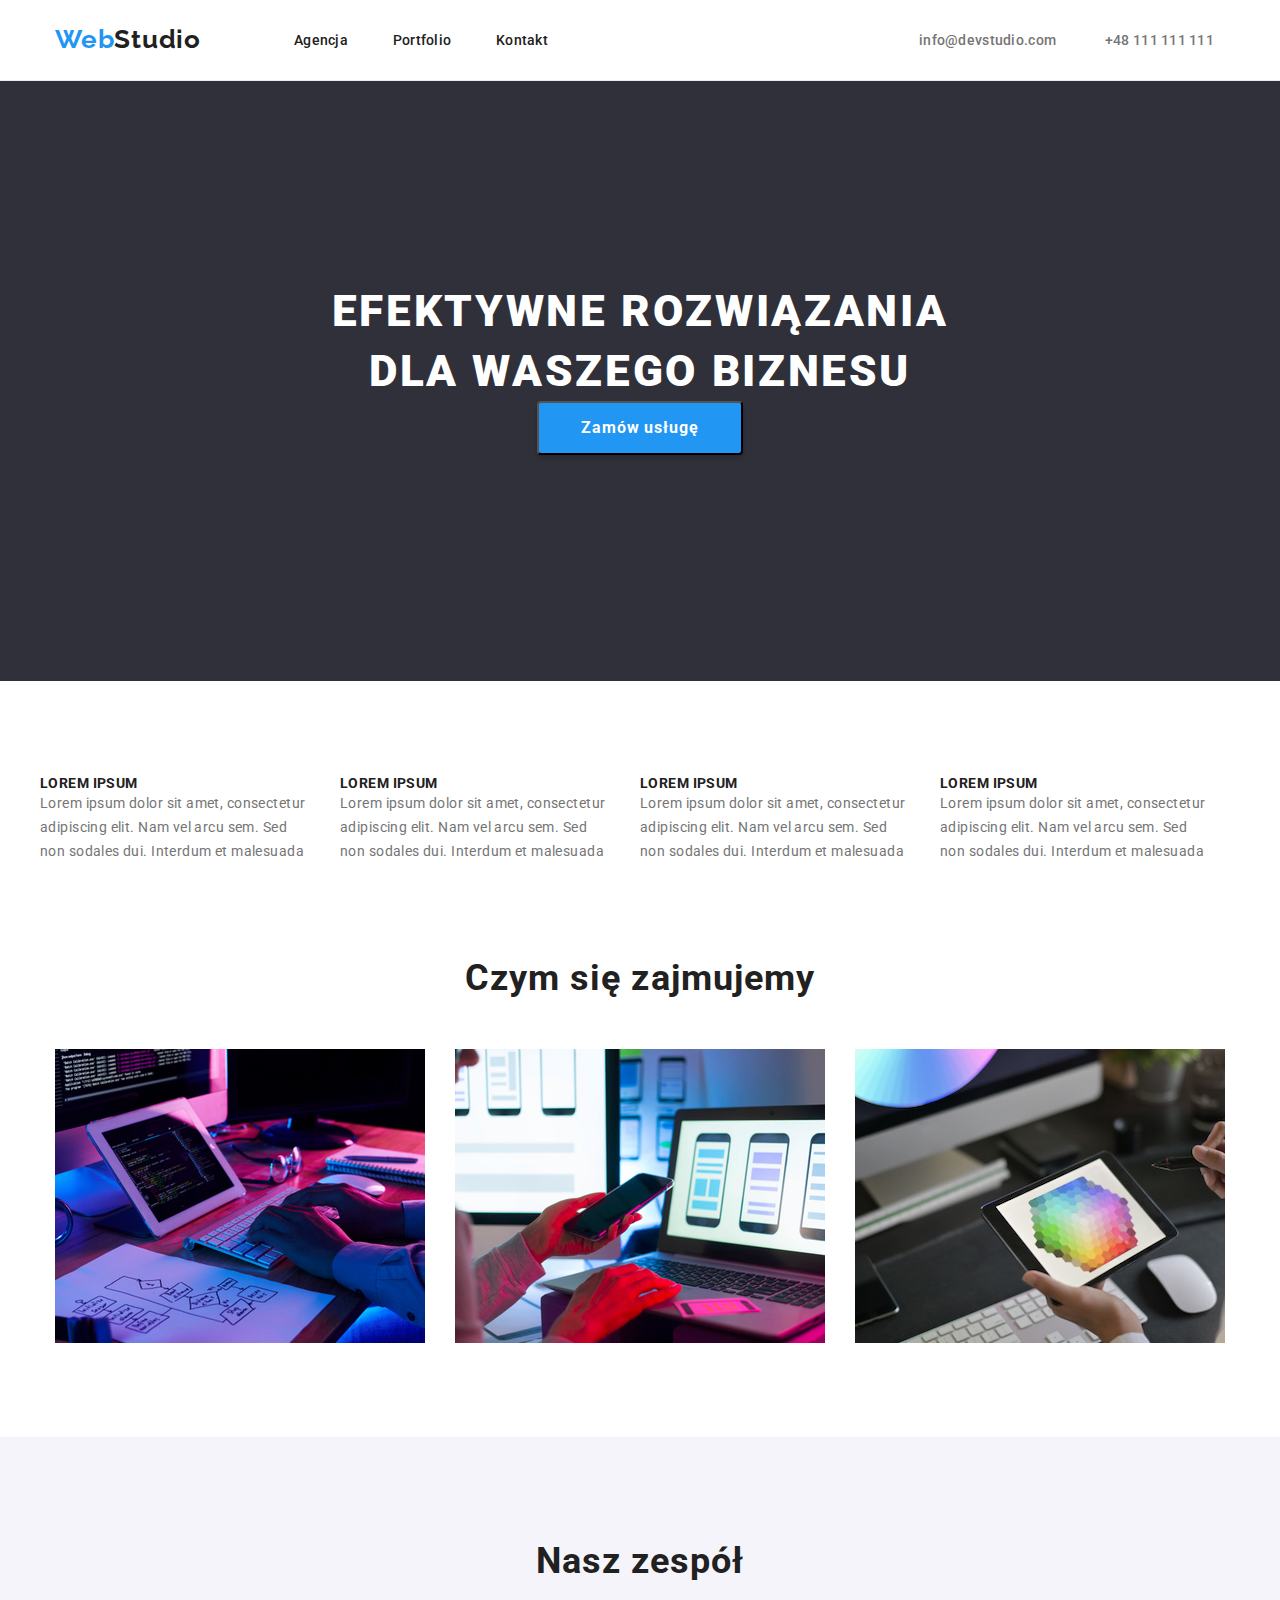
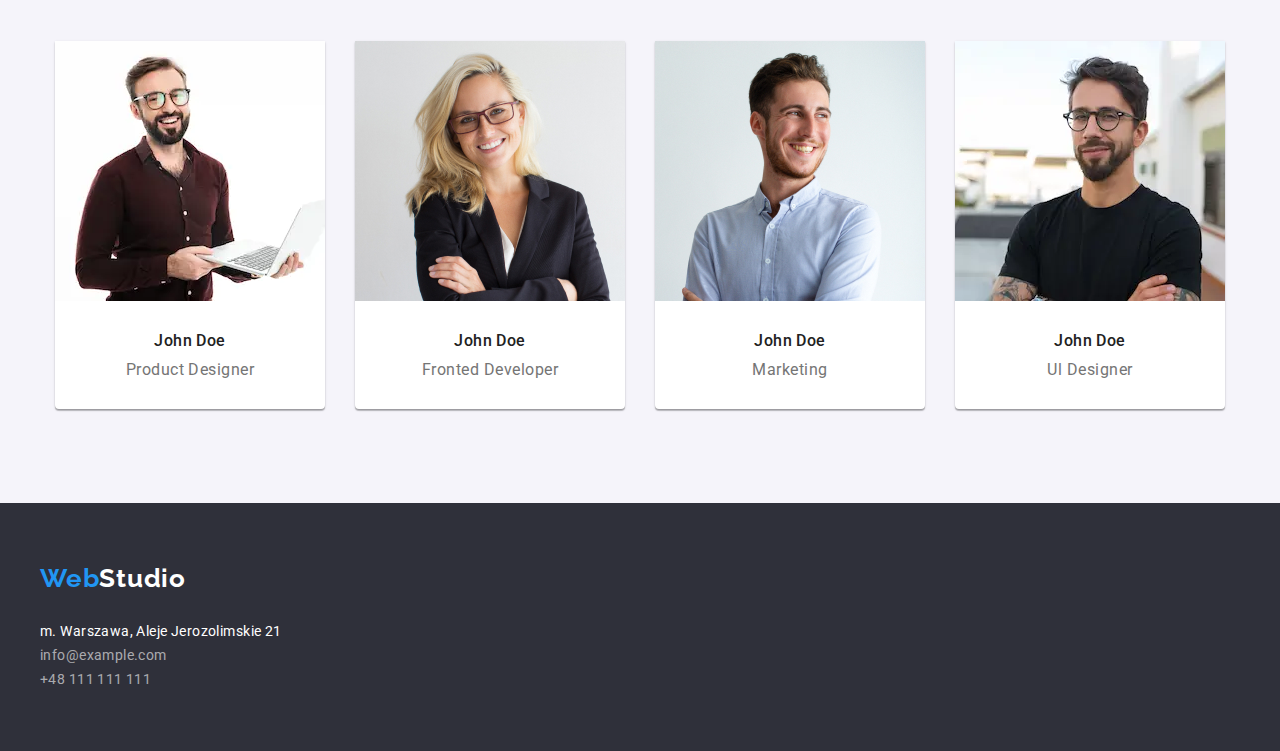
<file: index.html>
<!DOCTYPE html>
<html lang="en">
  <head>
    <meta charset="UTF-8" />
    <meta http-equiv="X-UA-Compatible" content="IE=edge" />
    <meta name="viewport" content="width=device-width, initial-scale=1.0" />
    <title>Main page</title>
    <link
      rel="stylesheet"
      href="https://cdnjs.cloudflare.com/ajax/libs/modern-normalize/1.1.0/modern-normalize.min.css"
    />
    <link rel="preconnect" href="https://fonts.googleapis.com" />
    <link rel="preconnect" href="https://fonts.gstatic.com" crossorigin />
    <link
      href="https://fonts.googleapis.com/css2?family=Raleway:wght@400;700&family=Roboto:ital,wght@0,400;0,500;0,700;0,900;1,400;1,500;1,700;1,900&display=swap"
      rel="stylesheet"
    />
    <link href="css\styles.css" rel="stylesheet" />
  </head>
  <body>
    <!-- header -->
    <header class="header">
      <div class="container">
        <!-- LOGO -->
        <h3 class="header-logo">
          <a class="header-logo-link link" href="index.html"
            ><span class="header-logo-blue">Web</span>Studio</a
          >
        </h3>

        <!-- section nav -->
        <nav class="navigation">
          <ul class="navigation-list list">
            <li class="navigation-list-item">
              <a class="navigation-list-item-link link" href="#">Agencja</a>
            </li>
            <li class="navigation-list-item">
              <a class="navigation-list-item-link link" href="portfolio.html"
                >Portfolio</a
              >
            </li>
            <li class="navigation-list-item">
              <a class="navigation-list-item-link link" href="#">Kontakt</a>
            </li>
          </ul>
        </nav>
        <!-- section address -->
        <address class="address">
          <ul class="address-list list">
            <li class="address-list-item">
              <a
                class="address-list-item-link link"
                href="mailto:info@devstudio.com"
                >info@devstudio.com</a
              >
            </li>
            <li class="address-list-item">
              <a class="address-list-item-link link" href="tel:+48111111111"
                >+48 111 111 111</a
              >
            </li>
          </ul>
        </address>
      </div>
    </header>

    <!-- main box-->
    <!-- GENERAL -->
    <main class="main">
      <section class="general">
        <div class="container">
          <h1 class="general-text">
            EFEKTYWNE ROZWIĄZANIA DLA WASZEGO BIZNESU
          </h1>
          <button class="general-button" type="button">Zamów usługę</button>
        </div>
      </section>

      <!-- NASZE ATUTY -->
      <section class="description section">
        <div class="container">
          <div class="description-box">
            <h4 class="description-box-title">LOREM IPSUM</h4>
            <p class="description-box-text">
              Lorem ipsum dolor sit amet, consectetur adipiscing elit. Nam vel
              arcu sem. Sed non sodales dui. Interdum et malesuada
            </p>
          </div>

          <div class="description-box">
            <h4 class="description-box-title">LOREM IPSUM</h4>
            <p class="description-box-text">
              Lorem ipsum dolor sit amet, consectetur adipiscing elit. Nam vel
              arcu sem. Sed non sodales dui. Interdum et malesuada
            </p>
          </div>

          <div class="description-box">
            <h4 class="description-box-title">LOREM IPSUM</h4>
            <p class="description-box-text">
              Lorem ipsum dolor sit amet, consectetur adipiscing elit. Nam vel
              arcu sem. Sed non sodales dui. Interdum et malesuada
            </p>
          </div>

          <div class="description-box">
            <h4 class="description-box-title">LOREM IPSUM</h4>
            <p class="description-box-text">
              Lorem ipsum dolor sit amet, consectetur adipiscing elit. Nam vel
              arcu sem. Sed non sodales dui. Interdum et malesuada
            </p>
          </div>
        </div>
      </section>

      <!-- WHAT WE DO -->
      <section class="what-we-do">
        <div class="container">
          <h2 class="what-we-do-title">Czym się zajmujemy</h2>
          <div class="what-we-do-box">
            <ul class="what-we-do-list">
              <li class="what-we-do-list-item list">
                <img
                  class="what-we-do-img"
                  src="images\czym się zajmujemy\obrazek 1.png"
                  alt="man typing on keybord"
                  width="370"
                  height="294"
                />
              </li>
              <li class="what-we-do-list-item list">
                <img
                  class="what-we-do-img"
                  src="images\czym się zajmujemy\obrazek 2.png"
                  alt="man working with phone nad laptop"
                  width="370"
                  height="294"
                />
              </li>
              <li class="what-we-do-list-item list">
                <img
                  class="what-we-do-img"
                  src="images\czym się zajmujemy\obrazek 3.png"
                  alt="man working on tabblet"
                  width="370"
                  height="294"
                />
              </li>
            </ul>
          </div>
        </div>
      </section>

      <!-- TEAM -->
      <section class="team section">
        <div class="container">
          <h2 class="team-title">Nasz zespół</h2>
          <ul class="team-list">
            <li class="team-list-item list">
              <img
                class="team-img"
                src="images\nasz zespół\product designer.webp"
                alt="product designer"
                width="270"
                height="260"
              />
              <h3 class="team-name">John Doe</h3>
              <p class="team-position">Product Designer</p>
            </li>
            <li class="team-list-item list">
              <img
                class="team-img"
                src="images\nasz zespół\frontend developer.jpg"
                alt="frontend developer"
                width="270"
                height="260"
              />
              <h3 class="team-name">John Doe</h3>
              <p class="team-position">Fronted Developer</p>
            </li>
            <li class="team-list-item list">
              <img
                class="team-img"
                src="images\nasz zespół\marketing.jpg"
                alt="marketing"
                width="270"
                height="260"
              />
              <h3 class="team-name">John Doe</h3>
              <p class="team-position">Marketing</p>
            </li>

            <li class="team-list-item list">
              <img
                class="team-img"
                src="images\nasz zespół\ul designer.webp"
                alt="ul designer"
                width="270"
                height="260"
              />
              <h3 class="team-name">John Doe</h3>
              <p class="team-position">Ul Designer</p>
            </li>
          </ul>
        </div>
      </section>
    </main>

    <!-- footer -->
    <footer class="footer">
      <div class="container">
        <h3 class="header-logo">
          <a class="header-logo-link-footer link" href="index.html"
            ><span class="header-logo-blue">Web</span>Studio</a
          >
        </h3>
        <address class="address-footer">
          <ul class="address-footer-list">
            <li class="address-footer-list-item-localization list">
              <a
                class="address-footer-list-item-localization-link link"
                href="https://goo.gl/maps/vwtQfrL8jL6CpNcj6"
                >m. Warszawa, Aleje Jerozolimskie 21</a
              >
            </li>
            <li class="address-footer-list-item-contacts list">
              <a
                class="address-footer-list-item-contacts-link link"
                href="mailto:info@example.com"
                >info@example.com</a
              >
            </li>
            <li class="address-footer-list-item-contacts list">
              <a
                class="address-footer-list-item-contacts-link link"
                href="tel:+48111111111"
                >+48 111 111 111</a
              >
            </li>
          </ul>
        </address>
      </div>
    </footer>
  </body>
</html>
</file>
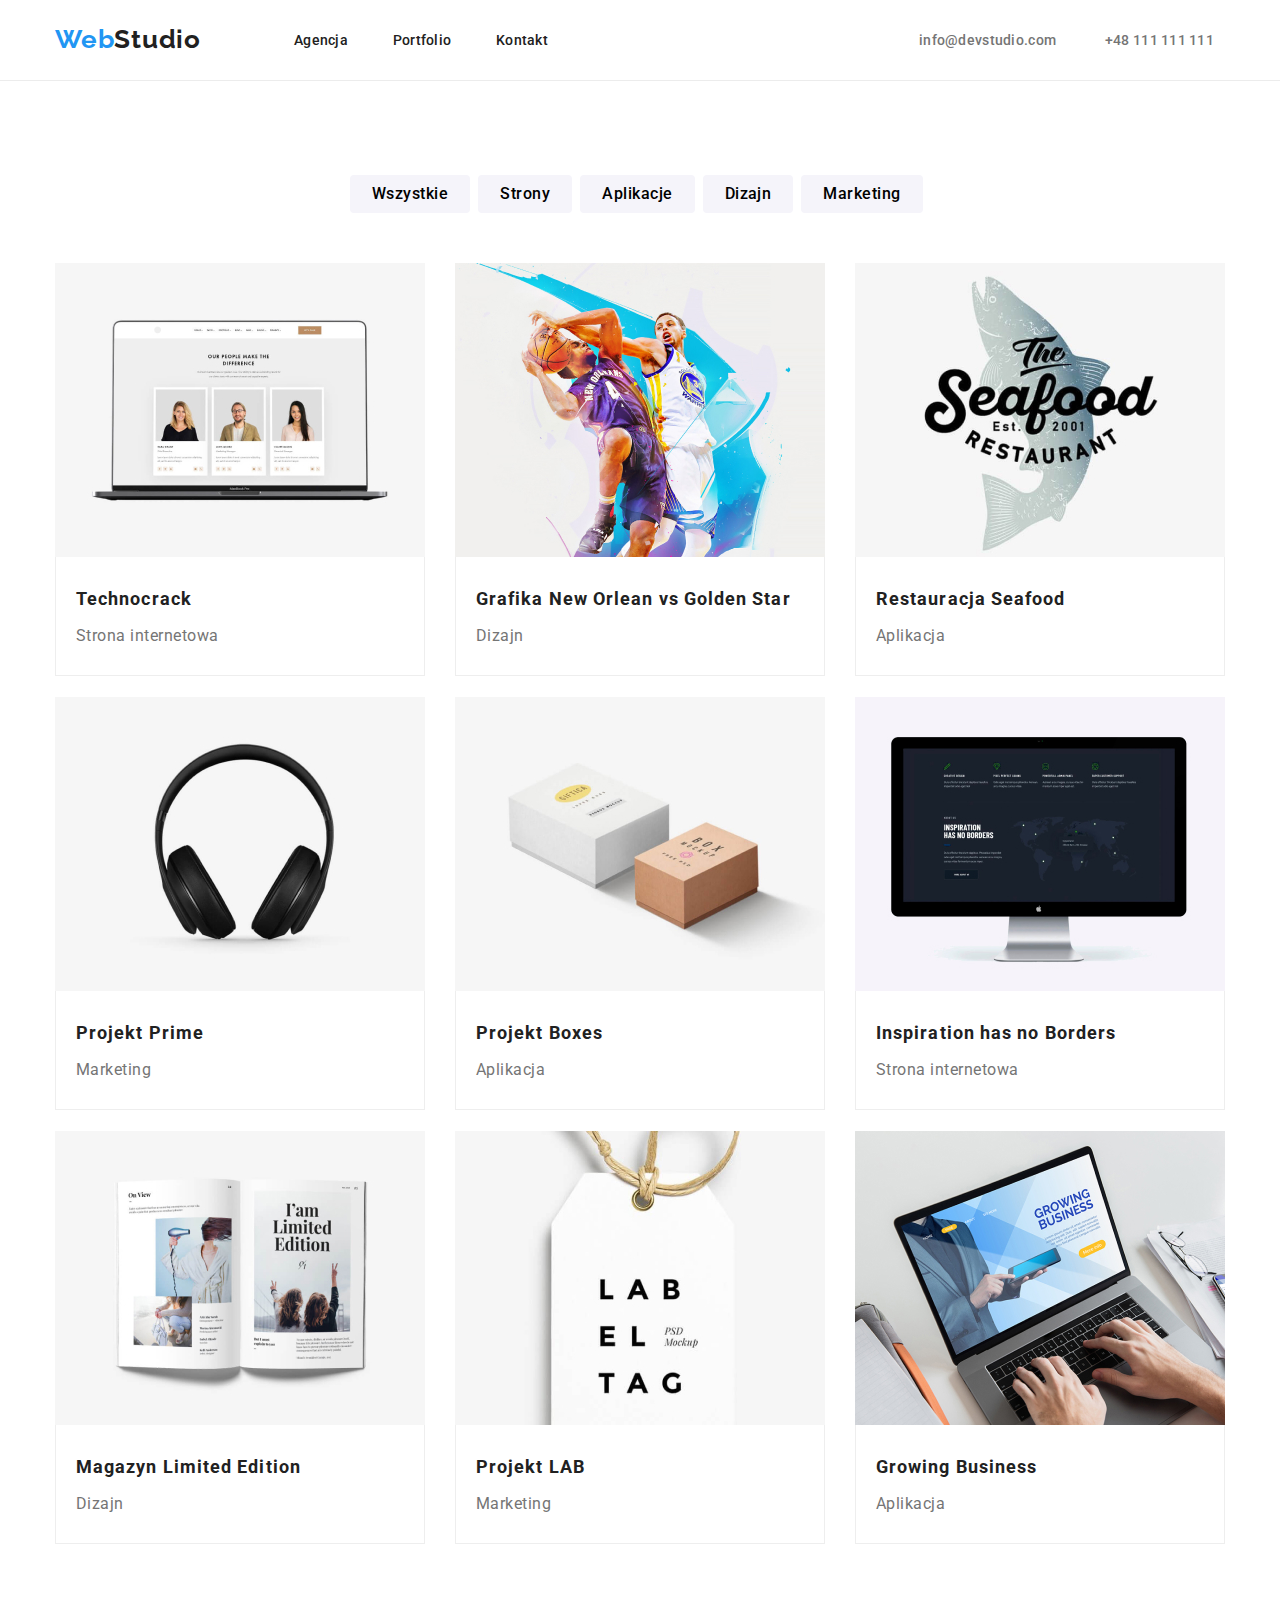
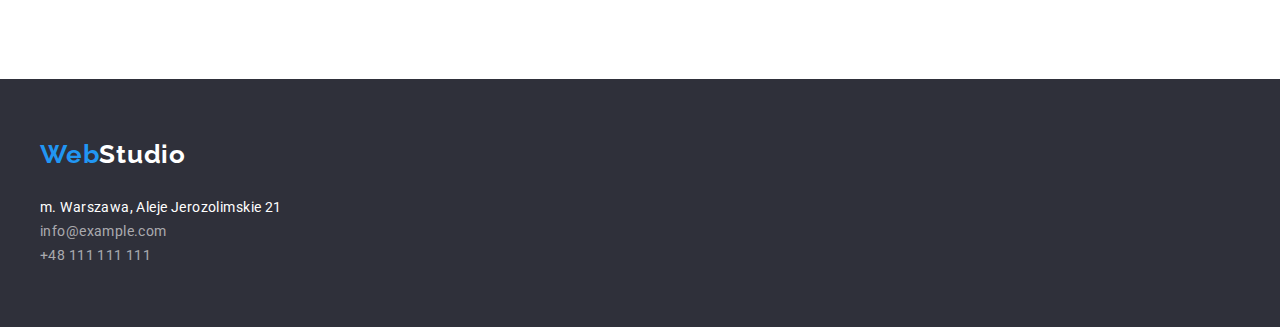
<file: portfolio.html>
<!DOCTYPE html>
<html lang="en">
  <head>
    <meta charset="UTF-8" />
    <meta http-equiv="X-UA-Compatible" content="IE=edge" />
    <meta name="viewport" content="width=device-width, initial-scale=1.0" />
    <title>Portfolio</title>
    <link
      rel="stylesheet"
      href="https://cdnjs.cloudflare.com/ajax/libs/modern-normalize/1.1.0/modern-normalize.min.css"
    />
    <link rel="preconnect" href="https://fonts.googleapis.com" />
    <link rel="preconnect" href="https://fonts.gstatic.com" crossorigin />
    <link
      href="https://fonts.googleapis.com/css2?family=Raleway:wght@400;700&family=Roboto:ital,wght@0,400;0,500;0,700;0,900;1,400;1,500;1,700;1,900&display=swap"
      rel="stylesheet"
    />
    <link href="css\styles.css" rel="stylesheet" />
  </head>
  <body>
    <!-- header -->
    <header class="header">
      <div class="container">
        <!-- LOGO -->
        <h3 class="header-logo">
          <a class="header-logo-link link" href="index.html"
            ><span class="header-logo-blue">Web</span>Studio</a
          >
        </h3>

        <!-- section nav -->
        <nav class="navigation">
          <ul class="navigation-list list">
            <li class="navigation-list-item">
              <a class="navigation-list-item-link link" href="#">Agencja</a>
            </li>
            <li class="navigation-list-item">
              <a class="navigation-list-item-link link" href="portfolio.html"
                >Portfolio</a
              >
            </li>
            <li class="navigation-list-item">
              <a class="navigation-list-item-link link" href="#">Kontakt</a>
            </li>
          </ul>
        </nav>
        <!-- section address -->
        <address class="address">
          <ul class="address-list list">
            <li class="address-list-item">
              <a
                class="address-list-item-link link"
                href="mailto:info@devstudio.com"
                >info@devstudio.com</a
              >
            </li>
            <li class="address-list-item">
              <a class="address-list-item-link link" href="tel:+48111111111"
                >+48 111 111 111</a
              >
            </li>
          </ul>
        </address>
      </div>
    </header>
    <!-- main -->
    <main class="portfolio-main section">
      <div class="container">
        <!-- portfolio filtr content -->
        <section class="portfolio-filtr-content">
          <ul class="portfolio-filtr-content-list list">
            <li class="portfolio-filtr-content-list-item">
              <button class="btn-filtr-content" type="button">Wszystkie</button>
            </li>
            <li class="portfolio-filtr-content-list-item">
              <button class="btn-filtr-content" type="button">Strony</button>
            </li>
            <li class="portfolio-filtr-content-list-item">
              <button class="btn-filtr-content" type="button">Aplikacje</button>
            </li>
            <li class="portfolio-filtr-content-list-item">
              <button class="btn-filtr-content" type="button">Dizajn</button>
            </li>
            <li class="portfolio-filtr-content-list-item">
              <button class="btn-filtr-content" type="button">Marketing</button>
            </li>
          </ul>
        </section>

        <!-- Portfolio -->
        <section class="portfolio">
          <ul class="portfolio-list list">
            <li class="portfolio-list-item">
              <a class="portfolio-list-item-link link" href="#">
                <img
                  class="portfolio-list-item-link-img"
                  src="images\portfolio\Technocrack.jpg"
                  alt="Technocrack"
                  width="370"
                  height="294"
              /></a>
              <div class="portfolio-list-item-text">
                <h3 class="portfolio-list-item-title">Technocrack</h3>
                <p class="portfolio-list-item-description">
                  Strona internetowa
                </p>
              </div>
            </li>

            <li class="portfolio-list-item">
              <a class="portfolio-list-item-link link" href="#">
                <img
                  class="portfolio-list-item-link-img"
                  src="images\portfolio\Grafika New Orlean vs Golden State.jpg"
                  alt="Grafika New Orlean vs Golden State"
                  width="370"
                  height="294"
              /></a>
              <div class="portfolio-list-item-text">
                <h3 class="portfolio-list-item-title">
                  Grafika New Orlean vs Golden Star
                </h3>
                <p class="portfolio-list-item-description">Dizajn</p>
              </div>
            </li>

            <li class="portfolio-list-item">
              <a class="portfolio-list-item-link link" href="#">
                <img
                  class="portfolio-list-item-link-img"
                  src="images\portfolio\Restauracja Seafood.jpg"
                  alt="Restauracja Seafood"
                  width="370"
                  height="294"
              /></a>
              <div class="portfolio-list-item-text">
                <h3 class="portfolio-list-item-title">Restauracja Seafood</h3>
                <p class="portfolio-list-item-description">Aplikacja</p>
              </div>
            </li>

            <li class="portfolio-list-item">
              <a class="portfolio-list-item-link link" href="#">
                <img
                  class="portfolio-list-item-link-img"
                  src="images\portfolio\Projekt Prime.jpg"
                  alt="Projekt Prime"
                  width="370"
                  height="294"
              /></a>
              <div class="portfolio-list-item-text">
                <h3 class="portfolio-list-item-title">Projekt Prime</h3>
                <p class="portfolio-list-item-description">Marketing</p>
              </div>
            </li>

            <li class="portfolio-list-item">
              <a class="portfolio-list-item-link link" href="#">
                <img
                  class="portfolio-list-item-link-img"
                  src="images\portfolio\Projekt Boxes.jpg"
                  alt="Projekt Boxes"
                  width="370"
                  height="294"
              /></a>
              <div class="portfolio-list-item-text">
                <h3 class="portfolio-list-item-title">Projekt Boxes</h3>
                <p class="portfolio-list-item-description">Aplikacja</p>
              </div>
            </li>

            <li class="portfolio-list-item">
              <a class="portfolio-list-item-link link" href="#">
                <img
                  class="portfolio-list-item-link-img"
                  src="images\portfolio\Inspiration has no Borders.jpg"
                  alt="Inspiration has no Borders"
                  width="370"
                  height="294"
              /></a>
              <div class="portfolio-list-item-text">
                <h3 class="portfolio-list-item-title">
                  Inspiration has no Borders
                </h3>
                <p class="portfolio-list-item-description">
                  Strona internetowa
                </p>
              </div>
            </li>

            <li class="portfolio-list-item">
              <a class="portfolio-list-item-link link" href="#">
                <img
                  class="portfolio-list-item-link-img"
                  src="images\portfolio\Magazyn Limited Edition.jpg"
                  alt="Magazyn Limited Edition"
                  width="370"
                  height="294"
              /></a>
              <div class="portfolio-list-item-text">
                <h3 class="portfolio-list-item-title">
                  Magazyn Limited Edition
                </h3>
                <p class="portfolio-list-item-description">Dizajn</p>
              </div>
            </li>

            <li class="portfolio-list-item">
              <a class="portfolio-list-item-link link" href="#">
                <img
                  class="portfolio-list-item-link-img"
                  src="images\portfolio\Projekt LAB.jpg"
                  alt="Projekt LAB"
                  width="370"
                  height="294"
              /></a>
              <div class="portfolio-list-item-text">
                <h3 class="portfolio-list-item-title">Projekt LAB</h3>
                <p class="portfolio-list-item-description">Marketing</p>
              </div>
            </li>

            <li class="portfolio-list-item">
              <a class="portfolio-list-item-link link" href="#">
                <img
                  class="portfolio-list-item-link-img"
                  src="images\portfolio\Growing Business.jpg"
                  alt="Growing Business"
                  width="370"
                  height="294"
              /></a>
              <div class="portfolio-list-item-text">
                <h3 class="portfolio-list-item-title">Growing Business</h3>
                <p class="portfolio-list-item-description">Aplikacja</p>
              </div>
            </li>
          </ul>
        </section>
      </div>
    </main>
    <!-- footer -->
    <footer class="footer">
      <div class="container">
        <h3 class="header-logo">
          <a class="header-logo-link-footer link" href="index.html"
            ><span class="header-logo-blue">Web</span>Studio</a
          >
        </h3>
        <address class="address-footer">
          <ul class="address-footer-list">
            <li class="address-footer-list-item-localization list">
              <a
                class="address-footer-list-item-localization-link link"
                href="https://goo.gl/maps/vwtQfrL8jL6CpNcj6"
                >m. Warszawa, Aleje Jerozolimskie 21</a
              >
            </li>
            <li class="address-footer-list-item-contacts list">
              <a
                class="address-footer-list-item-contacts-link link"
                href="mailto:info@example.com"
                >info@example.com</a
              >
            </li>
            <li class="address-footer-list-item-contacts list">
              <a
                class="address-footer-list-item-contacts-link link"
                href="tel:+48111111111"
                >+48 111 111 111</a
              >
            </li>
          </ul>
        </address>
      </div>
    </footer>
  </body>
</html>
</file>
